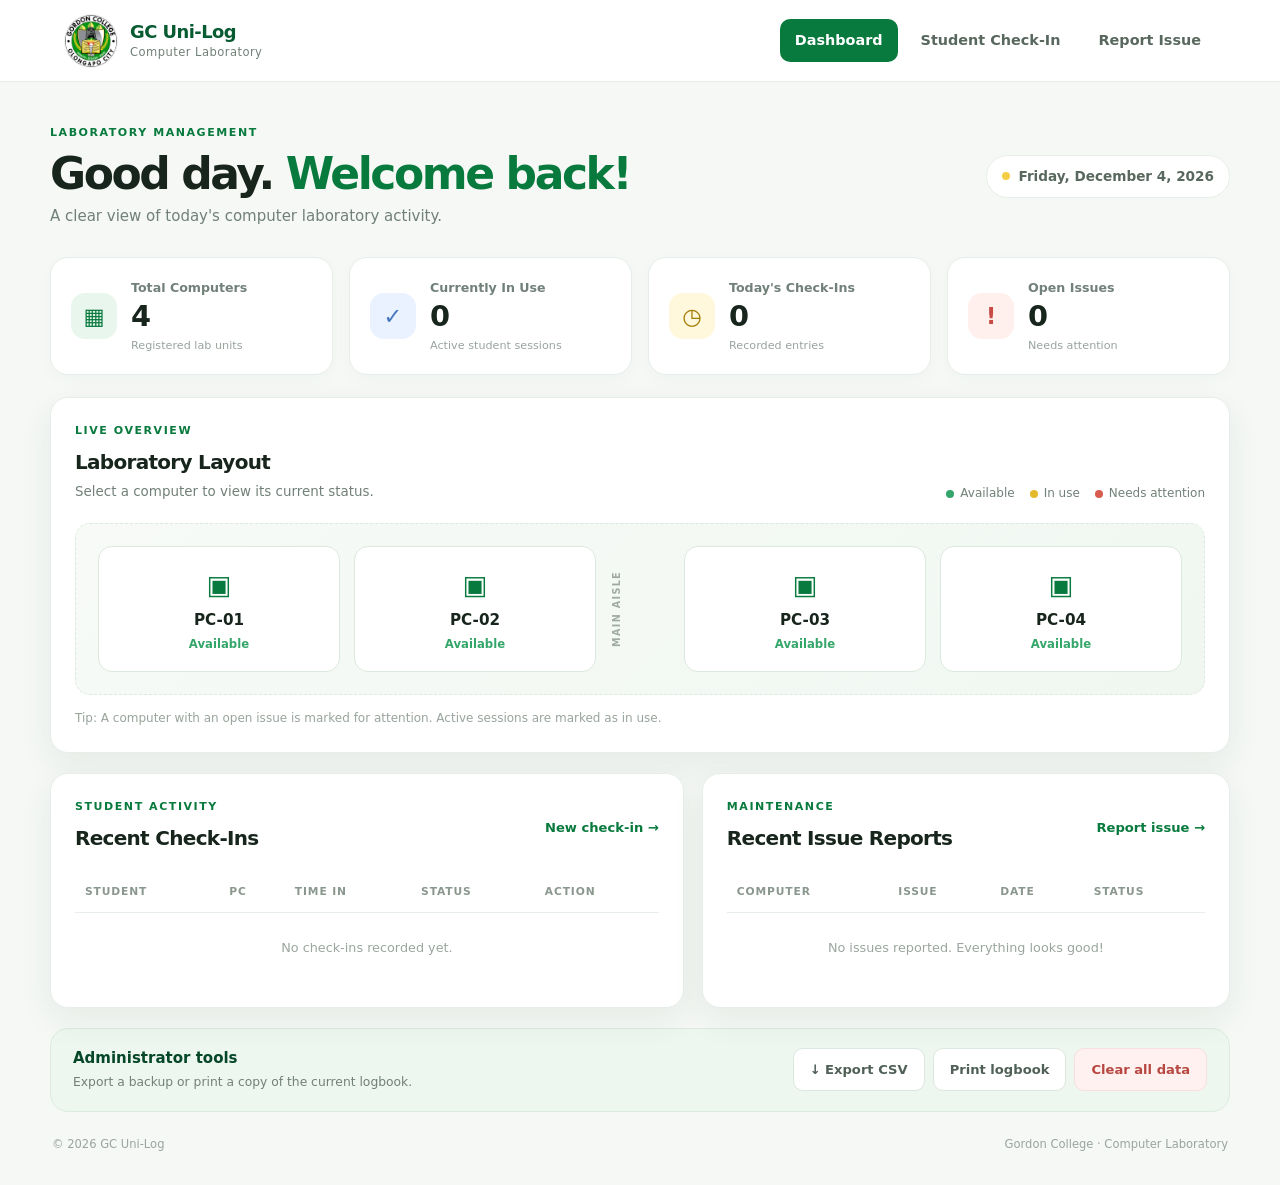
<file: index.html>
<!DOCTYPE html>
<html lang="en">
<head>
    <meta charset="UTF-8">
    <meta name="viewport" content="width=device-width, initial-scale=1.0">
    <meta name="theme-color" content="#087a3d">
    <meta name="description" content="GC LogBook - College computer laboratory activity dashboard.">
    <title>Dashboard | GC LogBook</title>
    <link rel="stylesheet" href="style.css">
    <script src="app.js" defer></script>
</head>
<body data-page="dashboard">
    <header class="site-header">
        <a class="brand" href="index.html" aria-label="GC LogBook home">
            <img src="gc-logo.jpg" alt="Gordon College logo">
            <span><strong>GC Uni-Log</strong><small>Computer Laboratory</small></span>
        </a>
        <button class="menu-toggle" type="button" aria-label="Toggle navigation" aria-expanded="false">☰</button>
        <nav class="main-nav" aria-label="Main navigation">
            <a class="active" href="index.html">Dashboard</a>
            <a href="check-in.html">Student Check-In</a>
            <a href="log-issue.html">Report Issue</a>
        </nav>
    </header>

    <main class="page-shell">
        <section class="welcome-row">
            <div>
                <p class="eyebrow">LABORATORY MANAGEMENT</p>
                <h1>Good day. <span class="text-green">Welcome back!</span></h1>
                <p class="muted">A clear view of today's computer laboratory activity.</p>
            </div>
            <div class="date-chip"><span class="date-dot"></span><span id="today-date">Today</span></div>
        </section>

        <section class="stats-grid" aria-label="Dashboard summary">
            <article class="stat-card">
                <div class="stat-icon green-icon">▦</div>
                <div><p>Total Computers</p><strong id="stat-total">4</strong><small>Registered lab units</small></div>
            </article>
            <article class="stat-card">
                <div class="stat-icon blue-icon">✓</div>
                <div><p>Currently In Use</p><strong id="stat-active">0</strong><small>Active student sessions</small></div>
            </article>
            <article class="stat-card">
                <div class="stat-icon yellow-icon">◷</div>
                <div><p>Today's Check-Ins</p><strong id="stat-checkins">0</strong><small>Recorded entries</small></div>
            </article>
            <article class="stat-card">
                <div class="stat-icon red-icon">!</div>
                <div><p>Open Issues</p><strong id="stat-issues">0</strong><small>Needs attention</small></div>
            </article>
        </section>

        <section class="panel">
            <div class="section-heading">
                <div><p class="eyebrow">LIVE OVERVIEW</p><h2>Laboratory Layout</h2><p class="muted">Select a computer to view its current status.</p></div>
                <div class="legend">
                    <span><i class="legend-dot available"></i>Available</span>
                    <span><i class="legend-dot occupied"></i>In use</span>
                    <span><i class="legend-dot attention"></i>Needs attention</span>
                </div>
            </div>
            <div class="pc-grid" id="pc-grid">
                <button class="pc-card" type="button" data-pc="PC-01"><span class="pc-symbol">▣</span><strong>PC-01</strong><small>Available</small></button>
                <button class="pc-card" type="button" data-pc="PC-02"><span class="pc-symbol">▣</span><strong>PC-02</strong><small>Available</small></button>
                <div class="aisle-label">MAIN AISLE</div>
                <button class="pc-card" type="button" data-pc="PC-03"><span class="pc-symbol">▣</span><strong>PC-03</strong><small>Available</small></button>
                <button class="pc-card" type="button" data-pc="PC-04"><span class="pc-symbol">▣</span><strong>PC-04</strong><small>Available</small></button>
            </div>
            <p class="hint">Tip: A computer with an open issue is marked for attention. Active sessions are marked as in use.</p>
        </section>

        <div class="content-grid">
            <section class="panel">
                <div class="section-heading compact">
                    <div><p class="eyebrow">STUDENT ACTIVITY</p><h2>Recent Check-Ins</h2></div>
                    <a class="text-link" href="check-in.html">New check-in <span>→</span></a>
                </div>
                <div class="table-wrap">
                    <table>
                        <thead><tr><th>Student</th><th>PC</th><th>Time In</th><th>Status</th><th>Action</th></tr></thead>
                        <tbody id="checkin-table-body"><tr><td colspan="5" class="empty-state">No check-ins recorded yet.</td></tr></tbody>
                    </table>
                </div>
            </section>

            <section class="panel">
                <div class="section-heading compact">
                    <div><p class="eyebrow">MAINTENANCE</p><h2>Recent Issue Reports</h2></div>
                    <a class="text-link" href="log-issue.html">Report issue <span>→</span></a>
                </div>
                <div class="table-wrap">
                    <table>
                        <thead><tr><th>Computer</th><th>Issue</th><th>Date</th><th>Status</th></tr></thead>
                        <tbody id="issues-table-body"><tr><td colspan="4" class="empty-state">No issues reported. Everything looks good!</td></tr></tbody>
                    </table>
                </div>
            </section>
        </div>

        <section class="admin-bar">
            <div><strong>Administrator tools</strong><p class="muted">Export a backup or print a copy of the current logbook.</p></div>
            <div class="action-group">
                <button class="btn btn-outline" id="export-btn" type="button">↓ Export CSV</button>
                <button class="btn btn-outline" id="print-btn" type="button">Print logbook</button>
                <button class="btn btn-danger btn-soft" id="clear-btn" type="button">Clear all data</button>
            </div>
        </section>
        <footer class="site-footer"><span>© <span id="year"></span> GC Uni-Log</span><span>Gordon College · Computer Laboratory</span></footer>
    </main>
    <div class="toast" id="toast" role="status" aria-live="polite"></div>
</body>
</html>
</file>
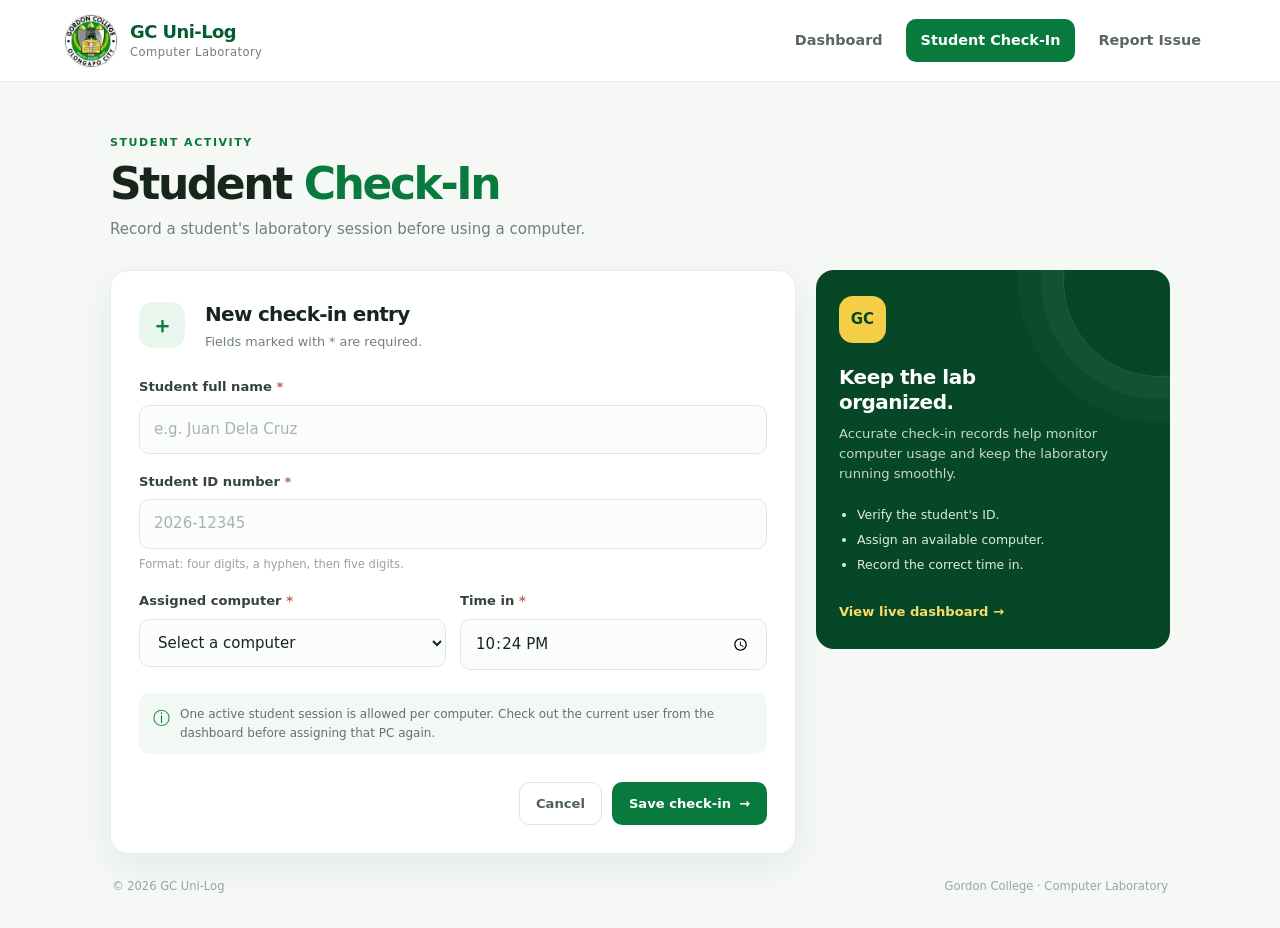
<file: check-in.html>
<!DOCTYPE html>
<html lang="en">
<head>
    <meta charset="UTF-8">
    <meta name="viewport" content="width=device-width, initial-scale=1.0">
    <meta name="theme-color" content="#087a3d">
    <meta name="description" content="Record a student's computer laboratory check-in.">
    <title>Student Check-In | GC LogBook</title>
    <link rel="stylesheet" href="style.css">
    <script src="app.js" defer></script>
</head>
<body data-page="checkin">
    <header class="site-header">
        <a class="brand" href="index.html" aria-label="GC LogBook home">
            <img src="gc-logo.jpg" alt="Gordon College logo">
            <span><strong>GC Uni-Log</strong><small>Computer Laboratory</small></span>
        </a>
        <button class="menu-toggle" type="button" aria-label="Toggle navigation" aria-expanded="false">☰</button>
        <nav class="main-nav" aria-label="Main navigation">
            <a href="index.html">Dashboard</a>
            <a class="active" href="check-in.html">Student Check-In</a>
            <a href="log-issue.html">Report Issue</a>
        </nav>
    </header>

    <main class="page-shell narrow-shell">
        <section class="page-intro">
            <p class="eyebrow">STUDENT ACTIVITY</p>
            <h1>Student <span class="text-green">Check-In</span></h1>
            <p class="muted">Record a student's laboratory session before using a computer.</p>
        </section>

        <div class="form-layout">
            <section class="panel form-panel">
                <div class="form-title"><div class="stat-icon green-icon">＋</div><div><h2>New check-in entry</h2><p class="muted">Fields marked with * are required.</p></div></div>
                <form id="checkinForm">
                    <div class="field">
                        <label for="student-name">Student full name <span>*</span></label>
                        <input type="text" id="student-name" name="studentName" placeholder="e.g. Juan Dela Cruz" autocomplete="name" maxlength="90" required>
                    </div>
                    <div class="field">
                        <label for="student-id">Student ID number <span>*</span></label>
                        <input type="text" id="student-id" name="studentId" pattern="[0-9]{4}-[0-9]{5}" placeholder="2026-12345" title="Use the format 2026-12345" required>
                        <small class="field-help">Format: four digits, a hyphen, then five digits.</small>
                    </div>
                    <div class="field-row">
                        <div class="field">
                            <label for="assigned-pc">Assigned computer <span>*</span></label>
                            <select id="assigned-pc" name="pc" required>
                                <option value="">Select a computer</option>
                                <option value="PC-01">PC-01</option>
                                <option value="PC-02">PC-02</option>
                                <option value="PC-03">PC-03</option>
                                <option value="PC-04">PC-04</option>
                            </select>
                        </div>
                        <div class="field">
                            <label for="time-in">Time in <span>*</span></label>
                            <input type="time" id="time-in" name="timeIn" required>
                        </div>
                    </div>
                    <div class="form-note"><span>ⓘ</span><p>One active student session is allowed per computer. Check out the current user from the dashboard before assigning that PC again.</p></div>
                    <div class="form-actions">
                        <a class="btn btn-outline" href="index.html">Cancel</a>
                        <button class="btn btn-primary" type="submit">Save check-in <span>→</span></button>
                    </div>
                </form>
            </section>
            <aside class="side-note">
                <div class="side-note-mark">GC</div>
                <h3>Keep the lab organized.</h3>
                <p>Accurate check-in records help monitor computer usage and keep the laboratory running smoothly.</p>
                <ul><li>Verify the student's ID.</li><li>Assign an available computer.</li><li>Record the correct time in.</li></ul>
                <a href="index.html" class="text-link">View live dashboard →</a>
            </aside>
        </div>
        <footer class="site-footer"><span>© <span id="year"></span> GC Uni-Log</span><span>Gordon College · Computer Laboratory</span></footer>
    </main>
    <div class="toast" id="toast" role="status" aria-live="polite"></div>
</body>
</html>
</file>
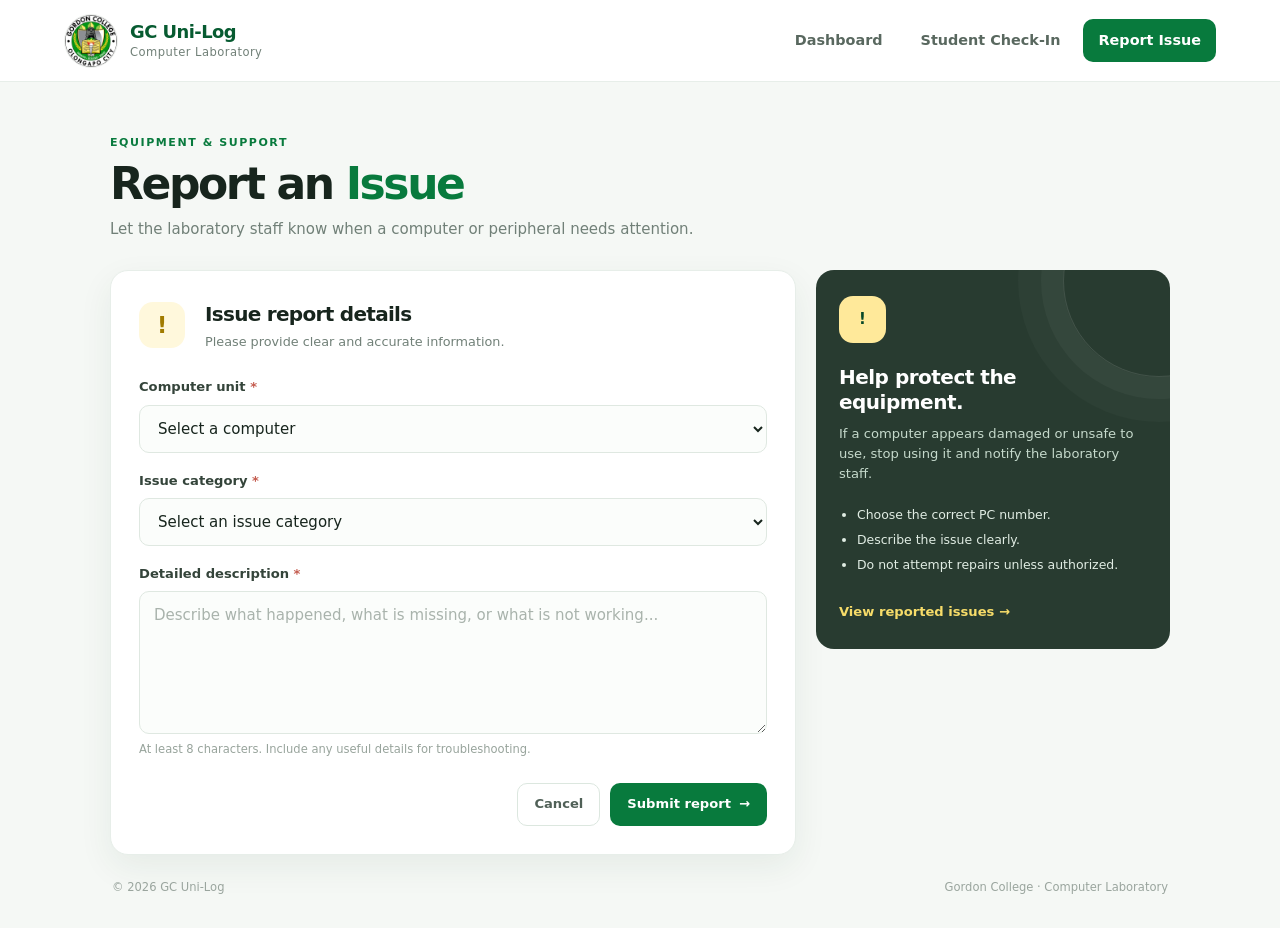
<file: log-issue.html>
<!DOCTYPE html>
<html lang="en">
<head>
    <meta charset="UTF-8">
    <meta name="viewport" content="width=device-width, initial-scale=1.0">
    <meta name="theme-color" content="#087a3d">
    <meta name="description" content="Report a computer laboratory equipment or software issue.">
    <title>Report Issue | GC LogBook</title>
    <link rel="stylesheet" href="style.css">
    <script src="app.js" defer></script>
</head>
<body data-page="issue">
    <header class="site-header">
        <a class="brand" href="index.html" aria-label="GC LogBook home">
            <img src="gc-logo.jpg" alt="Gordon College logo">
            <span><strong>GC Uni-Log</strong><small>Computer Laboratory</small></span>
        </a>
        <button class="menu-toggle" type="button" aria-label="Toggle navigation" aria-expanded="false">☰</button>
        <nav class="main-nav" aria-label="Main navigation">
            <a href="index.html">Dashboard</a>
            <a href="check-in.html">Student Check-In</a>
            <a class="active" href="log-issue.html">Report Issue</a>
        </nav>
    </header>

    <main class="page-shell narrow-shell">
        <section class="page-intro">
            <p class="eyebrow">EQUIPMENT & SUPPORT</p>
            <h1>Report an <span class="text-green">Issue</span></h1>
            <p class="muted">Let the laboratory staff know when a computer or peripheral needs attention.</p>
        </section>

        <div class="form-layout">
            <section class="panel form-panel">
                <div class="form-title"><div class="stat-icon yellow-icon">!</div><div><h2>Issue report details</h2><p class="muted">Please provide clear and accurate information.</p></div></div>
                <form id="issueForm">
                    <div class="field">
                        <label for="unit-id">Computer unit <span>*</span></label>
                        <select id="unit-id" name="pc" required>
                            <option value="">Select a computer</option>
                            <option value="PC-01">PC-01</option>
                            <option value="PC-02">PC-02</option>
                            <option value="PC-03">PC-03</option>
                            <option value="PC-04">PC-04</option>
                        </select>
                    </div>
                    <div class="field">
                        <label for="issue-type">Issue category <span>*</span></label>
                        <select id="issue-type" name="issueType" required>
                            <option value="">Select an issue category</option>
                            <option value="Hardware Broken">Hardware broken / defective</option>
                            <option value="Missing Peripheral">Peripheral missing</option>
                            <option value="Software Error">Software / operating system error</option>
                            <option value="Network Problem">Network / internet problem</option>
                            <option value="Other">Other</option>
                        </select>
                    </div>
                    <div class="field">
                        <label for="description">Detailed description <span>*</span></label>
                        <textarea id="description" name="description" rows="5" minlength="8" maxlength="600" placeholder="Describe what happened, what is missing, or what is not working..." required></textarea>
                        <small class="field-help">At least 8 characters. Include any useful details for troubleshooting.</small>
                    </div>
                    <div class="form-actions">
                        <a class="btn btn-outline" href="index.html">Cancel</a>
                        <button class="btn btn-primary" type="submit">Submit report <span>→</span></button>
                    </div>
                </form>
            </section>
            <aside class="side-note warning-note">
                <div class="side-note-mark">!</div>
                <h3>Help protect the equipment.</h3>
                <p>If a computer appears damaged or unsafe to use, stop using it and notify the laboratory staff.</p>
                <ul><li>Choose the correct PC number.</li><li>Describe the issue clearly.</li><li>Do not attempt repairs unless authorized.</li></ul>
                <a href="index.html" class="text-link">View reported issues →</a>
            </aside>
        </div>
        <footer class="site-footer"><span>© <span id="year"></span> GC Uni-Log</span><span>Gordon College · Computer Laboratory</span></footer>
    </main>
    <div class="toast" id="toast" role="status" aria-live="polite"></div>
</body>
</html>
</file>
<file: style.css>
/* =========================================================
   GC LogBook - Main stylesheet
   Theme: Green, white and warm yellow
   ========================================================= */

:root {
    --green: #087a3d;
    --green-dark: #075b31;
    --green-deep: #064728;
    --green-soft: #e9f6ee;
    --yellow: #f4cf45;
    --yellow-soft: #fff8dc;
    --ink: #17251d;
    --muted: #718078;
    --line: #e7eee9;
    --surface: #ffffff;
    --page: #f5f8f5;
    --red: #c84b45;
    --shadow: 0 12px 34px rgba(25, 66, 42, 0.07);
    --radius: 18px;
}

* { box-sizing: border-box; }
html { scroll-behavior: smooth; }
body {
    margin: 0;
    background: var(--page);
    color: var(--ink);
    font-family: Inter, ui-sans-serif, system-ui, -apple-system, BlinkMacSystemFont, "Segoe UI", sans-serif;
    font-size: 15px;
    line-height: 1.55;
}
a { color: inherit; text-decoration: none; }
button, input, select, textarea { font: inherit; }
button, a { -webkit-tap-highlight-color: transparent; }

.site-header {
    min-height: 82px;
    padding: 12px max(5vw, 24px);
    background: rgba(255, 255, 255, 0.96);
    border-bottom: 1px solid var(--line);
    display: flex;
    align-items: center;
    justify-content: space-between;
    gap: 24px;
    position: sticky;
    top: 0;
    z-index: 20;
    backdrop-filter: blur(14px);
}
.brand { display: inline-flex; align-items: center; gap: 12px; min-width: 220px; }
.brand img {
    width: 54px;
    height: 54px;
    object-fit: contain;
    border-radius: 50%;
    background: white;
    border: 1px solid #edf0ed;
}
.brand span { display: grid; line-height: 1.2; }
.brand strong { color: var(--green-dark); font-size: 1.12rem; letter-spacing: -0.03em; }
.brand small { color: var(--muted); font-size: 0.72rem; margin-top: 4px; letter-spacing: 0.04em; }
.main-nav { display: flex; align-items: center; gap: 8px; }
.main-nav a {
    color: #59685f;
    font-size: 0.9rem;
    font-weight: 650;
    padding: 10px 15px;
    border-radius: 10px;
    transition: background .2s ease, color .2s ease;
}
.main-nav a:hover { background: var(--green-soft); color: var(--green-dark); }
.main-nav a.active { background: var(--green); color: white; }
.menu-toggle {
    display: none;
    border: 1px solid var(--line);
    border-radius: 10px;
    background: white;
    color: var(--green-dark);
    padding: 8px 12px;
    cursor: pointer;
}

.page-shell { width: min(1180px, calc(100% - 48px)); margin: 0 auto; padding: 42px 0 24px; }
.narrow-shell { width: min(1060px, calc(100% - 48px)); }
.welcome-row, .section-heading, .admin-bar, .form-title {
    display: flex;
    align-items: center;
    justify-content: space-between;
    gap: 20px;
}
.welcome-row { margin-bottom: 28px; }
h1, h2, h3, p { margin-top: 0; }
h1 { margin-bottom: 7px; font-size: clamp(2rem, 4vw, 2.75rem); line-height: 1.12; letter-spacing: -0.055em; }
h2 { margin-bottom: 4px; font-size: 1.25rem; letter-spacing: -0.035em; }
h3 { letter-spacing: -0.025em; }
.text-green { color: var(--green); }
.muted { color: var(--muted); margin-bottom: 0; }
.eyebrow { color: var(--green); font-size: 0.69rem; font-weight: 800; letter-spacing: .14em; margin-bottom: 8px; }
.date-chip {
    display: inline-flex; align-items: center; gap: 9px; white-space: nowrap;
    background: white; border: 1px solid var(--line); border-radius: 999px;
    padding: 10px 15px; color: #59685f; font-size: .85rem; font-weight: 650;
}
.date-dot { width: 8px; height: 8px; background: var(--yellow); border-radius: 50%; }

.stats-grid { display: grid; grid-template-columns: repeat(4, 1fr); gap: 16px; margin-bottom: 22px; }
.stat-card {
    background: var(--surface); border: 1px solid var(--line); border-radius: var(--radius);
    padding: 20px; display: flex; align-items: center; gap: 14px; box-shadow: 0 5px 18px rgba(25,66,42,.025);
}
.stat-icon {
    width: 46px; height: 46px; flex: 0 0 46px; border-radius: 14px;
    display: grid; place-items: center; font-size: 1.4rem; font-weight: 800;
}
.green-icon { background: var(--green-soft); color: var(--green); }
.blue-icon { background: #eaf2ff; color: #4777bd; }
.yellow-icon { background: var(--yellow-soft); color: #a17b00; }
.red-icon { background: #fff0ed; color: var(--red); }
.stat-card p { color: var(--muted); font-size: .79rem; margin: 0 0 2px; font-weight: 650; }
.stat-card strong { display: block; font-size: 1.8rem; line-height: 1.2; letter-spacing: -.05em; }
.stat-card small { display: block; color: #99a49d; font-size: .7rem; margin-top: 3px; }

.panel {
    background: var(--surface); border: 1px solid var(--line); border-radius: var(--radius);
    padding: 24px; box-shadow: var(--shadow);
}
.section-heading { align-items: flex-end; margin-bottom: 20px; }
.section-heading .muted { font-size: .84rem; }
.legend { display: flex; flex-wrap: wrap; gap: 15px; color: var(--muted); font-size: .75rem; }
.legend span { display: inline-flex; align-items: center; gap: 6px; }
.legend-dot { width: 8px; height: 8px; border-radius: 50%; display: inline-block; }
.legend-dot.available { background: #35a66a; }
.legend-dot.occupied { background: #e5b92c; }
.legend-dot.attention { background: #d85c50; }
.pc-grid {
    display: grid; grid-template-columns: 1fr 1fr 60px 1fr 1fr; align-items: center;
    gap: 14px; padding: 22px; border-radius: 15px;
    background: linear-gradient(135deg, #f7faf7, #f0f7f1);
    border: 1px dashed #dce9df;
}
.pc-card {
    min-height: 126px; border: 1px solid #dce9df; border-radius: 14px; background: white;
    color: var(--ink); display: flex; flex-direction: column; align-items: center; justify-content: center;
    gap: 3px; cursor: pointer; transition: transform .18s ease, box-shadow .18s ease, border .18s ease;
}
.pc-card:hover { transform: translateY(-3px); box-shadow: 0 9px 20px rgba(20,70,40,.08); }
.pc-card .pc-symbol { font-size: 1.65rem; color: var(--green); }
.pc-card strong { font-size: .95rem; }
.pc-card small { color: #35a66a; font-size: .73rem; font-weight: 700; }
.pc-card.is-occupied { border-color: #f0d777; background: #fffdf5; }
.pc-card.is-occupied .pc-symbol, .pc-card.is-occupied small { color: #b28a13; }
.pc-card.has-issue { border-color: #efc3be; background: #fff8f7; }
.pc-card.has-issue .pc-symbol, .pc-card.has-issue small { color: var(--red); }
.aisle-label { color: #a0aaa3; font-size: .6rem; font-weight: 800; letter-spacing: .14em; text-align: center; writing-mode: vertical-rl; transform: rotate(180deg); }
.hint { margin: 14px 0 0; color: #98a49b; font-size: .75rem; }
.content-grid { display: grid; grid-template-columns: 1.2fr 1fr; gap: 18px; margin-top: 20px; }
.compact { align-items: center; margin-bottom: 14px; }
.text-link { color: var(--green); font-size: .82rem; font-weight: 750; white-space: nowrap; }
.text-link:hover { color: var(--green-dark); text-decoration: underline; }
.table-wrap { width: 100%; overflow-x: auto; }
table { border-collapse: collapse; width: 100%; text-align: left; font-size: .8rem; }
th { color: #8a978e; font-size: .67rem; text-transform: uppercase; letter-spacing: .08em; font-weight: 800; padding: 12px 10px; border-bottom: 1px solid var(--line); white-space: nowrap; }
td { padding: 13px 10px; border-bottom: 1px solid #f0f3f0; color: #526158; vertical-align: middle; }
tbody tr:last-child td { border-bottom: 0; }
td strong { color: var(--ink); }
.empty-state { text-align: center; color: #9aa69e; padding: 25px 10px; }
.status-pill { display: inline-flex; align-items: center; border-radius: 999px; padding: 4px 9px; font-size: .68rem; font-weight: 750; white-space: nowrap; }
.status-active { background: #e9f6ee; color: var(--green); }
.status-closed { background: #f0f2f0; color: #748078; }
.status-open { background: #fff0ed; color: #bd5148; }
.status-resolved { background: #e9f6ee; color: var(--green); }
.table-action { border: 0; background: transparent; color: var(--green); font-size: .72rem; font-weight: 750; cursor: pointer; padding: 5px; }
.table-action:hover { text-decoration: underline; }
.admin-bar {
    margin-top: 20px; background: #edf6ef; border: 1px solid #dcecdf; border-radius: var(--radius); padding: 18px 22px;
}
.admin-bar strong { color: var(--green-deep); }
.admin-bar p { font-size: .77rem; margin-top: 3px; }
.action-group { display: flex; flex-wrap: wrap; gap: 8px; }
.btn {
    min-height: 43px; display: inline-flex; align-items: center; justify-content: center; gap: 8px;
    border: 1px solid transparent; border-radius: 10px; padding: 10px 16px;
    font-size: .82rem; font-weight: 750; cursor: pointer; transition: transform .15s ease, background .15s ease;
}
.btn:hover { transform: translateY(-1px); }
.btn-primary { background: var(--green); color: white; }
.btn-primary:hover { background: var(--green-dark); }
.btn-outline { background: white; border-color: #dce7df; color: #506057; }
.btn-outline:hover { border-color: var(--green); color: var(--green); }
.btn-danger { color: #b74740; }
.btn-soft { background: #fff1ef; border-color: #f6dfdc; }
.site-footer { display: flex; justify-content: space-between; gap: 15px; padding: 24px 2px 8px; color: #9aa59e; font-size: .72rem; }

.page-intro { margin: 10px 0 28px; }
.page-intro h1 { margin-bottom: 10px; }
.form-layout { display: grid; grid-template-columns: minmax(0, 1.55fr) minmax(240px, .8fr); gap: 20px; align-items: start; }
.form-panel { padding: 28px; }
.form-title { justify-content: flex-start; margin-bottom: 26px; }
.form-title h2 { margin-bottom: 2px; }
.form-title .muted { font-size: .8rem; }
.field { display: flex; flex-direction: column; gap: 7px; margin-bottom: 18px; }
.field label { font-size: .82rem; color: #34443a; font-weight: 750; }
.field label span { color: #c45b4e; }
.field input, .field select, .field textarea {
    width: 100%; min-height: 48px; padding: 12px 14px; border: 1px solid #dfe8e1;
    border-radius: 10px; outline: none; background: #fbfdfb; color: var(--ink);
    transition: border .15s ease, box-shadow .15s ease;
}
.field textarea { resize: vertical; min-height: 130px; }
.field input:focus, .field select:focus, .field textarea:focus {
    border-color: #65aa7e; box-shadow: 0 0 0 3px rgba(8,122,61,.09); background: white;
}
.field input::placeholder, .field textarea::placeholder { color: #a9b3ac; }
.field-help { color: #98a49c; font-size: .72rem; }
.field-row { display: grid; grid-template-columns: 1fr 1fr; gap: 14px; }
.form-note { display: flex; gap: 10px; align-items: flex-start; background: #f2f8f3; color: #627369; border-radius: 10px; padding: 12px 14px; margin: 5px 0 22px; }
.form-note span { color: var(--green); font-size: 1.05rem; }
.form-note p { font-size: .75rem; margin: 0; }
.form-actions { display: flex; justify-content: flex-end; gap: 10px; padding-top: 6px; }
.side-note {
    padding: 26px 23px; border-radius: var(--radius); background: var(--green-deep); color: white;
    position: relative; overflow: hidden;
}
.side-note::after {
    content: ""; position: absolute; width: 190px; height: 190px; border: 1px solid rgba(255,255,255,.12);
    border-radius: 50%; right: -85px; top: -85px; box-shadow: 0 0 0 22px rgba(255,255,255,.035), 0 0 0 45px rgba(255,255,255,.025);
}
.side-note-mark {
    width: 47px; height: 47px; display: grid; place-items: center; border-radius: 14px;
    background: var(--yellow); color: var(--green-deep); font-weight: 900; margin-bottom: 22px;
}
.side-note h3 { font-size: 1.25rem; line-height: 1.25; margin-bottom: 9px; max-width: 220px; }
.side-note p { color: #c5d9cb; font-size: .82rem; }
.side-note ul { padding-left: 18px; color: #e0ece3; font-size: .78rem; line-height: 2; margin: 18px 0 22px; }
.side-note .text-link { color: #f7dc69; }
.warning-note { background: #283b30; }
.warning-note .side-note-mark { background: #ffe99a; }

.toast {
    position: fixed; left: 50%; bottom: 24px; z-index: 50; transform: translate(-50%, 20px);
    background: #183c29; color: white; padding: 12px 18px; border-radius: 11px;
    box-shadow: 0 10px 30px rgba(0,0,0,.18); font-size: .83rem; opacity: 0; pointer-events: none;
    transition: opacity .2s ease, transform .2s ease;
}
.toast.show { opacity: 1; transform: translate(-50%, 0); }

@media (max-width: 980px) {
    .stats-grid { grid-template-columns: repeat(2, 1fr); }
    .content-grid { grid-template-columns: 1fr; }
}
@media (max-width: 720px) {
    .site-header { min-height: 72px; padding: 9px 20px; flex-wrap: wrap; }
    .brand img { width: 46px; height: 46px; }
    .menu-toggle { display: inline-flex; }
    .main-nav { display: none; width: 100%; flex-direction: column; align-items: stretch; padding: 4px 0 8px; }
    .main-nav.open { display: flex; }
    .main-nav a { padding: 12px 14px; }
    .page-shell, .narrow-shell { width: min(100% - 32px, 620px); padding-top: 28px; }
    .welcome-row { align-items: flex-start; flex-direction: column; }
    .section-heading { align-items: flex-start; flex-direction: column; }
    .legend { gap: 10px; }
    .pc-grid { grid-template-columns: 1fr 1fr; padding: 14px; }
    .aisle-label { display: none; }
    .pc-card { min-height: 110px; }
    .admin-bar { align-items: flex-start; flex-direction: column; }
    .action-group { width: 100%; }
    .action-group .btn { flex: 1; }
    .form-layout { grid-template-columns: 1fr; }
    .side-note { order: 2; }
}
@media (max-width: 480px) {
    .stats-grid { gap: 10px; }
    .stat-card { padding: 14px 12px; gap: 10px; }
    .stat-icon { width: 38px; height: 38px; flex-basis: 38px; border-radius: 11px; }
    .stat-card strong { font-size: 1.5rem; }
    .stat-card p { font-size: .72rem; }
    .stat-card small { font-size: .63rem; }
    .panel, .form-panel { padding: 18px; }
    .field-row { grid-template-columns: 1fr; gap: 0; }
    .form-actions { flex-direction: column-reverse; }
    .form-actions .btn { width: 100%; }
    .site-footer { flex-direction: column; gap: 4px; }
}
@media print {
    body { background: white; }
    .site-header, .admin-bar, .text-link, .table-action, .site-footer, .toast { display: none !important; }
    .page-shell { width: 100%; padding: 0; }
    .panel, .stat-card { box-shadow: none; break-inside: avoid; }
}
</file>
